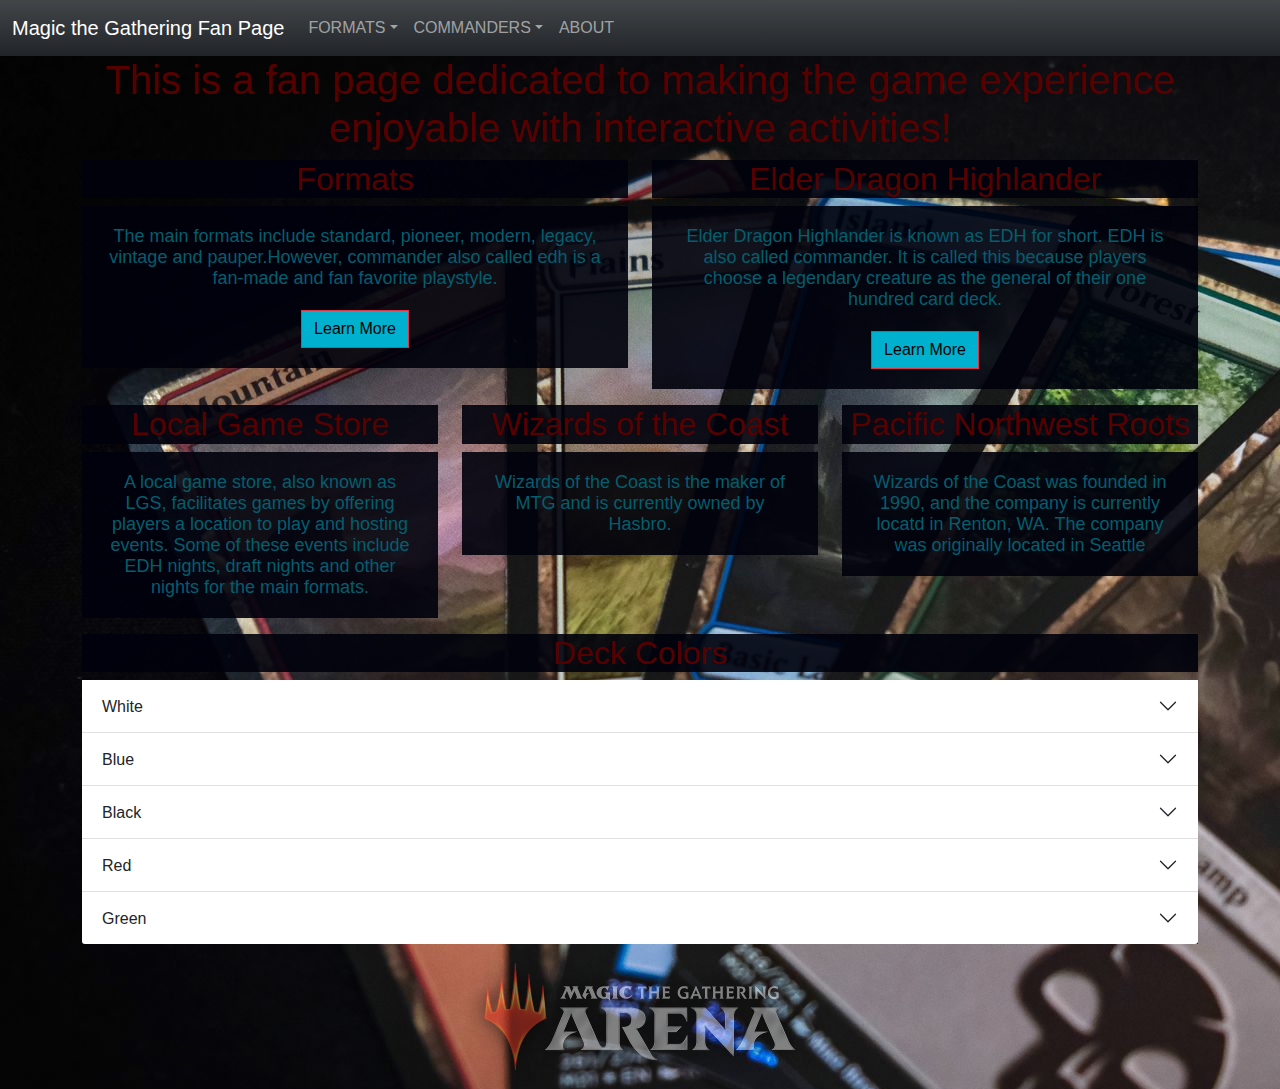
<file: index.html>
<!DOCTYPE html>
<html lang="en">

<head>
	<link rel="stylesheet" href="css/bootstrap.css">
	<meta charset="utf-8">
	<meta name="viewport" content="width=device-width">
	<title>CS50B Week08</title>
	<!--CSS Link-->
	<!--CSS Link-->
	<link rel="stylesheet" href="https://cdn.jsdelivr.net/npm/bootstrap-icons@1.5.0/font/bootstrap-icons.css">
	<link href="style.css" rel="stylesheet">
</head>

<body>

<!-- this is the bootstrap nav bar set to fluid-->
<nav class="navbar navbar-expand-lg navbar-dark bg-dark bg-gradient">
	<div class="container-fluid">
	  <a class="navbar-brand" href="index.html">Magic the Gathering Fan Page</a>
			<button class="navbar-toggler" type="button" data-bs-toggle="collapse" data-bs-target="#navbarSupportedContent" aria-controls="navbarSupportedContent" aria-expanded="false" aria-label="Toggle navigation">
        <span class="navbar-toggler-icon"></span>
      </button>
    <div class="collapse navbar-collapse" id="navbarSupportedContent">
      <ul class="navbar-nav me-auto mb-2 mb-lg-0">
        <li class="nav-item dropdown">
          <a class="nav-link dropdown-toggle" href="#" id="navbarDropdown" role="button" data-bs-toggle="dropdown" aria-expanded="false">FORMATS</a>
          <ul class="dropdown-menu" aria-labelledby="navbarDropdown">
            <li><a class="dropdown-item" href="formats.html">INFO</a></li>
            <li><a class="dropdown-item" href="edh.html">ELDER DRAGON HIGHLANDER</a></li>
            <li><a class="dropdown-item" href="standard.html">STANDARD</a></li>
          </ul>
        <li class="nav-item dropdown">
          <a class="nav-link dropdown-toggle" href="#" id="navbarDropdown2" role="button" data-bs-toggle="dropdown" aria-expanded="false">COMMANDERS</a>
          <ul class="dropdown-menu" aria-labelledby="navbarDropdown">
            <li><a class="dropdown-item" href="catlist.html">LIST</a></li>
            <li><a class="dropdown-item" href="atraxa.html">ATRAXA</a></li>
            <li><a class="dropdown-item" href="breya.html">BREYA</a></li>
            <li><a class="dropdown-item" href="korvold.html">KORVOLD</a></li>
            <li><a class="dropdown-item" href="teferi.html">TEFERI</a></li>
          </ul>
        <li class="nav-item">
          <a class="nav-link" href="about.html">ABOUT</a>
        </li>
        </ul>
    </div>
  </div>
</nav>

<div class="container">
    <div class="row">
        <div class="col-12">
          <h1>This is a fan page dedicated to making the game experience enjoyable with interactive activities!</h1>
        </div>
        <div class="col-md-6">
          <h2>Formats</h2>
          <p>The main formats include standard, pioneer, modern, legacy, vintage and pauper.However, commander also called edh is a fan-made and fan favorite playstyle.<br><br>
          <a href="/formats.html" class="btn btn-outline-danger">Learn More</a>
          </p>
        </div>
        <div class="col-md-6">
          <h2>Elder Dragon Highlander</h2>
          <p>Elder Dragon Highlander is known as EDH for short. EDH is also called commander. It is called this because players choose a legendary creature as the general of their one hundred card deck.
          <br><br>
            <a class="btn btn-outline-danger" href="/edh.html">Learn More</a>
            </p>
        </div>
        <div class="col-12 col-lg-4">
          <h2>Local Game Store</h2>
          <p>A local game store, also known as LGS, facilitates games by offering players a location to play and hosting events. Some of these events include EDH nights, draft nights and other nights for the main formats.</p>
        </div>
        <div class="col-md-6 col-lg-4">
          <h2>Wizards of the Coast</h2>
          <p>Wizards of the Coast is the maker of MTG and is currently owned by Hasbro.</p>
        </div>
        <div class="col-md-6 col-lg-4">
          <h2>Pacific Northwest Roots</h2>
          <p>Wizards of the Coast was founded in 1990, and the company is currently locatd in Renton, WA. The company was originally located in Seattle</p>
        </div>
        <div class="col-12">
          <h2>Deck Colors</h2>
          <div class="accordion accordion-flush" id="accordionColor">
            <div class="accordion-item">
              <h2 class="accordion-header" id="flush-headingOne">
                <button class="accordion-button collapsed" type="button" data-bs-toggle="collapse" data-bs-target="#flush-collapseOne" aria-expanded="false" aria-controls="flush-collapseOne">
                  White
                </button>
              </h2>
              <div id="flush-collapseOne" class="accordion-collapse collapse" aria-labelledby="flush-headingOne" data-bs-parent="#accordionFlushExample">
                <div class="accordion-body">White is one of the five colors of mana in Magic. It is drawn from the plains and embodies the principles of morality and order. The mana symbol for White is represented by a sun. On the color pie, it is allied with green and blue, and is enemies with black and red. White seeks peace through structure.</div>
              </div>
            </div>
            <div class="accordion-item">
              <h2 class="accordion-header" id="flush-headingTwo">
                <button class="accordion-button collapsed" type="button" data-bs-toggle="collapse" data-bs-target="#flush-collapseTwo" aria-expanded="false" aria-controls="flush-collapseTwo">
                  Blue
                </button>
              </h2>
              <div id="flush-collapseTwo" class="accordion-collapse collapse" aria-labelledby="flush-headingTwo" data-bs-parent="#accordionFlushExample">
                <div class="accordion-body">Blue is one of the five colors of mana in Magic. It is drawn from islands and embodies the concepts of logic and technology and seeks perfection through knowledge. The mana symbol for Blue is a drop of water. On the color pie, it is allied with white and black and is the enemy of red and green. For a time, Blue was the dominant color and R&D was forced to change its approach to the color in order to bring it in line with the strength of the other colors.</div>
              </div>
            </div>
            <div class="accordion-item">
              <h2 class="accordion-header" id="flush-headingThree">
                <button class="accordion-button collapsed" type="button" data-bs-toggle="collapse" data-bs-target="#flush-collapseThree" aria-expanded="false" aria-controls="flush-collapseThree">
                  Black
                </button>
              </h2>
              <div id="flush-collapseThree" class="accordion-collapse collapse" aria-labelledby="flush-headingThree" data-bs-parent="#accordionFlushExample">
                <div class="accordion-body">Black is one of the five colors of mana in Magic. It is drawn from the power of swamps and embodies the principles of parasitism and amorality (though not necessarily immorality). The mana symbol for Black is represented by a skull. On the color pie, it is the ally of blue and red, and the enemy of white and green. Black seeks power through ruthlessness or opportunity.</div>
              </div>
            </div>
            <div class="accordion-item">
              <h2 class="accordion-header" id="flush-headingFour">
                <button class="accordion-button collapsed" type="button" data-bs-toggle="collapse" data-bs-target="#flush-collapseThree" aria-expanded="false" aria-controls="flush-collapseFour">
                  Red
                </button>
              </h2>
              <div id="flush-collapseFour" class="accordion-collapse collapse" aria-labelledby="flush-headingFour" data-bs-parent="#accordionFlushExample">
                <div class="accordion-body">Red is one of the five colors of mana in Magic. It is drawn from the mountains and embodies the principles of impulse and chaos. The mana symbol for Red is represented by a fireball. On the color pie, it is allied with black and green, and is enemies with white and blue. Red seeks freedom through action</div>
              </div>
            </div>
            <div class="accordion-item">
              <h2 class="accordion-header" id="flush-headingFive">
                <button class="accordion-button collapsed" type="button" data-bs-toggle="collapse" data-bs-target="#flush-collapseFive" aria-expanded="false" aria-controls="flush-collapseFive">
                  Green
                </button>
              </h2>
              <div id="flush-collapseFive" class="accordion-collapse collapse" aria-labelledby="flush-headingFive" data-bs-parent="#accordionFlushExample">
                <div class="accordion-body">Green is one of the five colors of mana in Magic. It is drawn from the power of forests and embodies the principles of instinct and interdependence. The mana symbol for Green is represented by a tree. On the Color Pie, it is the ally of white and red, and the enemy of blue and black. Green seeks growth through acceptance, though it has also previously been described as seeking harmony or acceptance through growth, or growth through wisdom.</div>
              </div>
            </div>
          </div>
        </div>
    </div>
</div>

 <div class="container-fluid">
 <footer>
      <img src="/img/mtgarenalogo.png" alt="MTG">
  </footer>
</div>
  

<script src ="js/bootstrap.js">
</script>

</body>

</html>
</file>
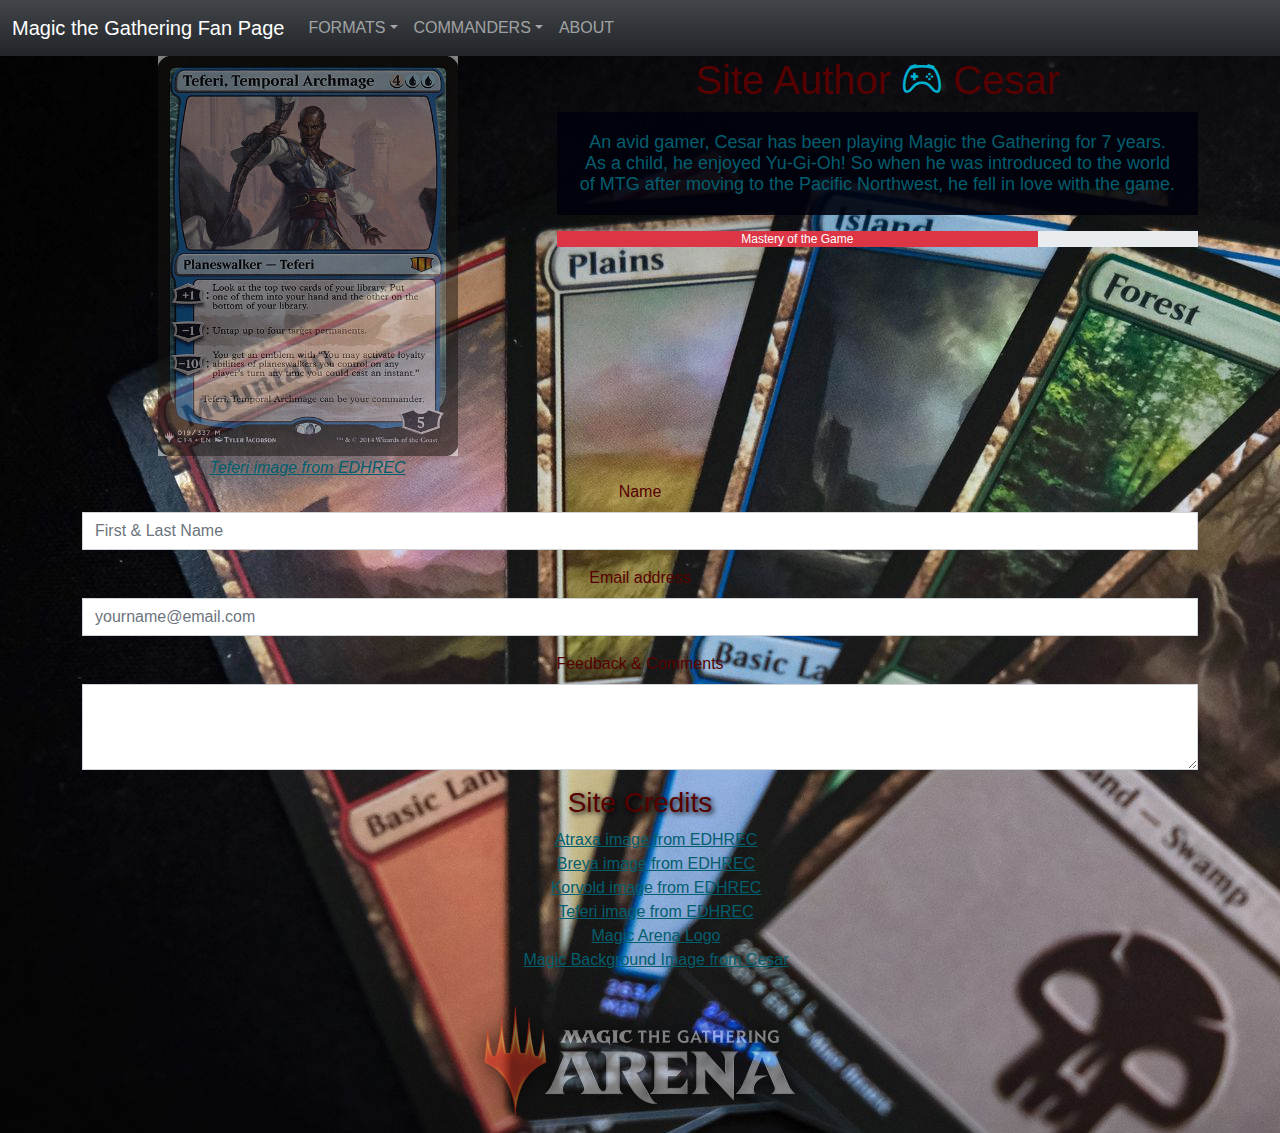
<file: about.html>
<!DOCTYPE html>
<html lang="en">

<head>
<link rel="stylesheet" href = "css/bootstrap.css">
	<meta charset="utf-8">
	<meta name="viewport" content="width=device-width">
	<title>CS50B Week05</title>
	<!--CSS Link-->
	<link rel="stylesheet" href="https://cdn.jsdelivr.net/npm/bootstrap-icons@1.5.0/font/bootstrap-icons.css">
  <link href="style.css" rel="stylesheet">
	<style>
	</style>
</head>

<body>

<!-- this is the bootstrap nav bar set to fluid-->
<nav class="navbar navbar-expand-lg navbar-dark bg-dark bg-gradient">
	<div class="container-fluid">
	  <a class="navbar-brand" href="index.html">Magic the Gathering Fan Page</a>
			<button class="navbar-toggler" type="button" data-bs-toggle="collapse" data-bs-target="#navbarSupportedContent" aria-controls="navbarSupportedContent" aria-expanded="false" aria-label="Toggle navigation">
        <span class="navbar-toggler-icon"></span>
      </button>
    <div class="collapse navbar-collapse" id="navbarSupportedContent">
      <ul class="navbar-nav me-auto mb-2 mb-lg-0">
        <li class="nav-item dropdown">
          <a class="nav-link dropdown-toggle" href="#" id="navbarDropdown" role="button" data-bs-toggle="dropdown" aria-expanded="false">FORMATS</a>
          <ul class="dropdown-menu" aria-labelledby="navbarDropdown">
            <li><a class="dropdown-item" href="formats.html">INFO</a></li>
            <li><a class="dropdown-item" href="edh.html">ELDER DRAGON HIGHLANDER</a></li>
            <li><a class="dropdown-item" href="standard.html">STANDARD</a></li>
          </ul>
        <li class="nav-item dropdown">
          <a class="nav-link dropdown-toggle" href="#" id="navbarDropdown2" role="button" data-bs-toggle="dropdown" aria-expanded="false">COMMANDERS</a>
          <ul class="dropdown-menu" aria-labelledby="navbarDropdown">
            <li><a class="dropdown-item" href="catlist.html">LIST</a></li>
            <li><a class="dropdown-item" href="atraxa.html">ATRAXA</a></li>
            <li><a class="dropdown-item" href="breya.html">BREYA</a></li>
            <li><a class="dropdown-item" href="korvold.html">KORVOLD</a></li>
            <li><a class="dropdown-item" href="teferi.html">TEFERI</a></li>
          </ul>
        <li class="nav-item">
          <a class="nav-link" href="about.html">ABOUT</a>
        </li>
        </ul>
    </div>
  </div>
</nav>

<div class="container">
    <div class="row">
        <div class="col-md-5">
           <img class="teferiimg" src="/img/teferi.jpg" alt="Teferi" width="300" height="400"><br><cite><a href="https://edhrec.com/commanders/teferi-temporal-archmage">Teferi image from EDHREC</a></cite>
        </div>
        <div class="col-md-7">
          <h1>Site Author <i class="bi bi-controller"> </i>Cesar</h1>
          <p>An avid gamer, Cesar has been playing Magic the Gathering for 7 years. As a child, he enjoyed Yu-Gi-Oh! So when he was introduced to the world of MTG after moving to the Pacific Northwest, he fell in love with the game.</p>
          <div class="progress">
            <div class="progress-bar bg-danger" role="progressbar" style="width: 75%;" aria-valuenow="75" aria-valuemin="0" aria-valuemax="100">Mastery of the Game</div>
          </div>
        </div>
          <div class="mb-3">
            <label for="aboutFormControlInput1" class="form-label">Name</label>
            <input type="text" class="form-control" id="aboutFormControlInput1" placeholder="First & Last Name">
          </div> 
          <div class="mb-3">
            <label for="aboutFormControlInput2" class="form-label">Email address</label>
            <input type="email" class="form-control" id="aboutFormControlInput2" placeholder="yourname@email.com">
          </div>
          <div class="mb-3">
            <label for="aboutFormControlTextarea3" class="form-label">Feedback & Comments</label>
            <textarea class="form-control" id="aboutFormControlTextarea3" rows="3"></textarea>
          </div>
        <div class="col-md-12">
          <h3>Site Credits</h3>
          <ul style="list-style-type:none;">
            <li><a href="https://edhrec.com/commanders/atraxa-praetors-voice">Atraxa image from EDHREC</a></li>
            <li><a href="https://edhrec.com/commanders/breya-etherium-shaper">Breya image from EDHREC</a></li>
            <li><a href="https://edhrec.com/commanders/korvold-fae-cursed-king">Korvold image from EDHREC</a></li>
            <li><a href="https://edhrec.com/commanders/teferi-temporal-archmage">Teferi image from EDHREC</a></li>
            <li><a href="https://magic.wizards.com/en/mtgarena">Magic Arena Logo</a></li>
            <li><a href="#" data-toggle="tooltip" title="Taken on iPhone 12 Pro">Magic Background Image from Cesar</a></li>
          </ul>
        </div>
    </div>
</div>

 <div class="container-fluid">
 <footer>
      <img src="/img/mtgarenalogo.png" alt="MTG">
  </footer>
</div>


<script src ="js/bootstrap.js">
</script>

</body>

</html>
</file>
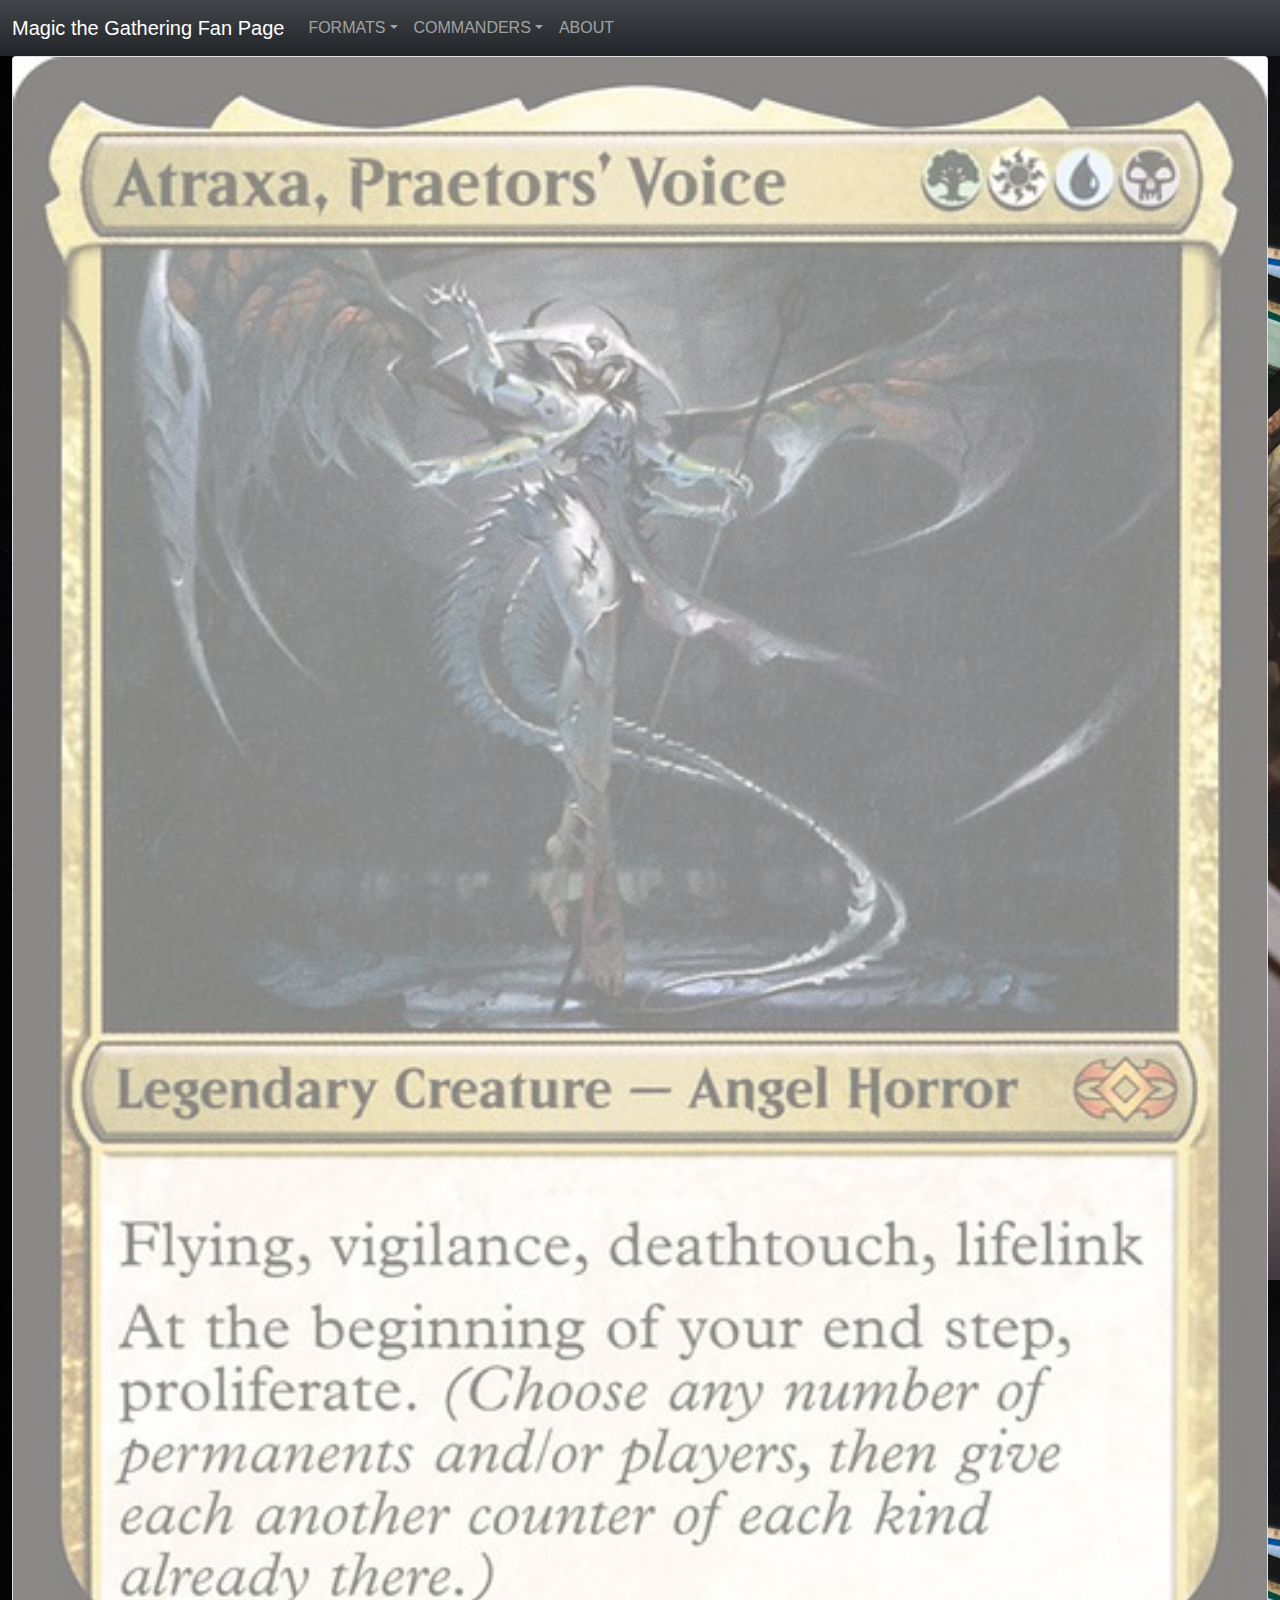
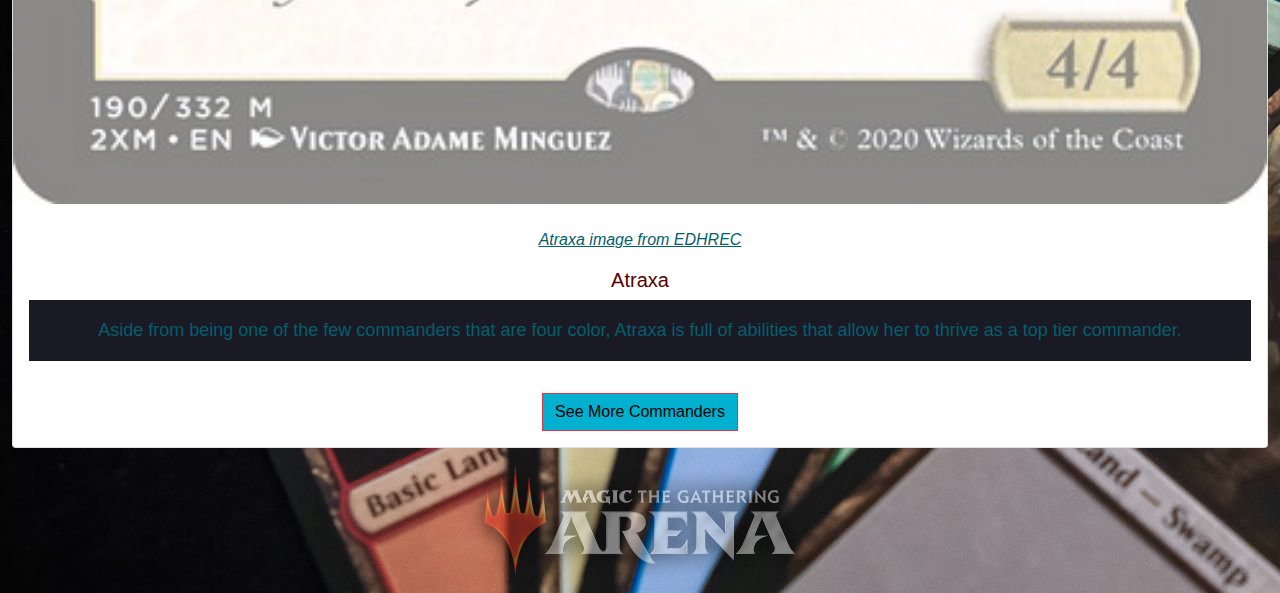
<file: atraxa.html>
<!DOCTYPE html>
<html lang="en">

<head>
<link rel="stylesheet" href = "css/bootstrap.css">

	<meta charset="utf-8">

	<meta name="viewport" content="width=device-width">

	<title>CS50B Week05</title>

	<!--CSS Link-->
	<link href="style.css" rel="stylesheet">

	<style>
	</style>
</head>

<body>

<!-- this is the bootstrap nav bar set to fluid-->
<nav class="navbar navbar-expand-lg navbar-dark bg-dark bg-gradient">
	<div class="container-fluid">
	  <a class="navbar-brand" href="index.html">Magic the Gathering Fan Page</a>
			<button class="navbar-toggler" type="button" data-bs-toggle="collapse" data-bs-target="#navbarSupportedContent" aria-controls="navbarSupportedContent" aria-expanded="false" aria-label="Toggle navigation">
        <span class="navbar-toggler-icon"></span>
      </button>
    <div class="collapse navbar-collapse" id="navbarSupportedContent">
      <ul class="navbar-nav me-auto mb-2 mb-lg-0">
        <li class="nav-item dropdown">
          <a class="nav-link dropdown-toggle" href="#" id="navbarDropdown" role="button" data-bs-toggle="dropdown" aria-expanded="false">FORMATS</a>
          <ul class="dropdown-menu" aria-labelledby="navbarDropdown">
            <li><a class="dropdown-item" href="formats.html">INFO</a></li>
            <li><a class="dropdown-item" href="edh.html">ELDER DRAGON HIGHLANDER</a></li>
            <li><a class="dropdown-item" href="standard.html">STANDARD</a></li>
          </ul>
        <li class="nav-item dropdown">
          <a class="nav-link dropdown-toggle" href="#" id="navbarDropdown2" role="button" data-bs-toggle="dropdown" aria-expanded="false">COMMANDERS</a>
          <ul class="dropdown-menu" aria-labelledby="navbarDropdown">
            <li><a class="dropdown-item" href="catlist.html">LIST</a></li>
            <li><a class="dropdown-item" href="atraxa.html">ATRAXA</a></li>
            <li><a class="dropdown-item" href="breya.html">BREYA</a></li>
            <li><a class="dropdown-item" href="korvold.html">KORVOLD</a></li>
            <li><a class="dropdown-item" href="teferi.html">TEFERI</a></li>
          </ul>
        <li class="nav-item">
          <a class="nav-link" href="about.html">ABOUT</a>
        </li>
        </ul>
    </div>
  </div>
</nav>

<div class="container-fluid">
  <div class="row">
    <div class="col-12">
      <div class="card">
        <img class="img-fluid" src="/img/atraxa.jpg" alt="Atraxa"><cite><br><a href="https://edhrec.com/commanders/atraxa-praetors-voice">Atraxa image from EDHREC</a></cite>
        <div class="card-body">
          <h5 class="card-title">Atraxa</h5>
          <p class="card-text">Aside from being one of the few commanders that are four color, Atraxa is full of abilities that allow her to thrive as a top tier commander.</p>
        </div>
        <div class="card-body">
          <a href="/catlist.html" class="btn btn-outline-danger">See More Commanders</a>
        </div>
      </div>
    </div>
  </div>
</div>
 <div class="container-fluid">
 <footer>
      <img src="/img/mtgarenalogo.png" alt="MTG">
  </footer>
</div>

<script src ="js/bootstrap.js">
</script>

</body>

</html>
</file>
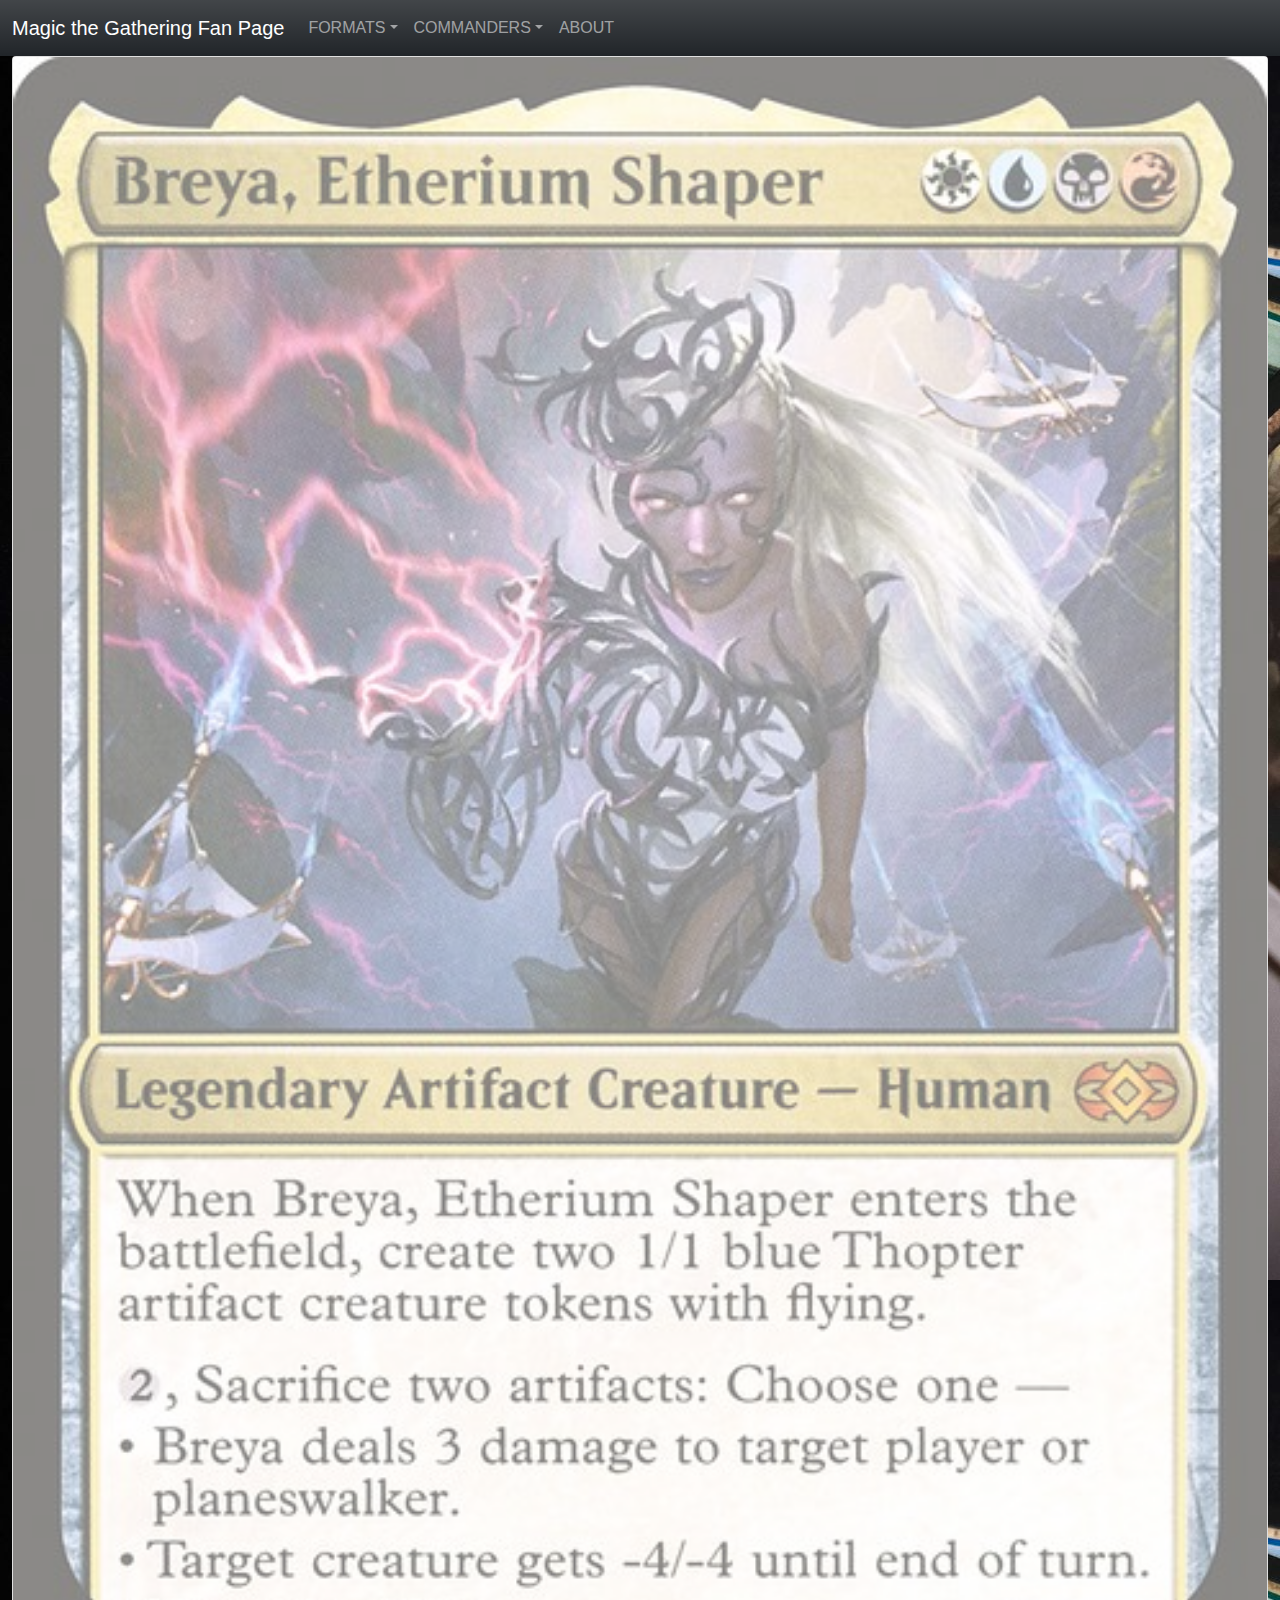
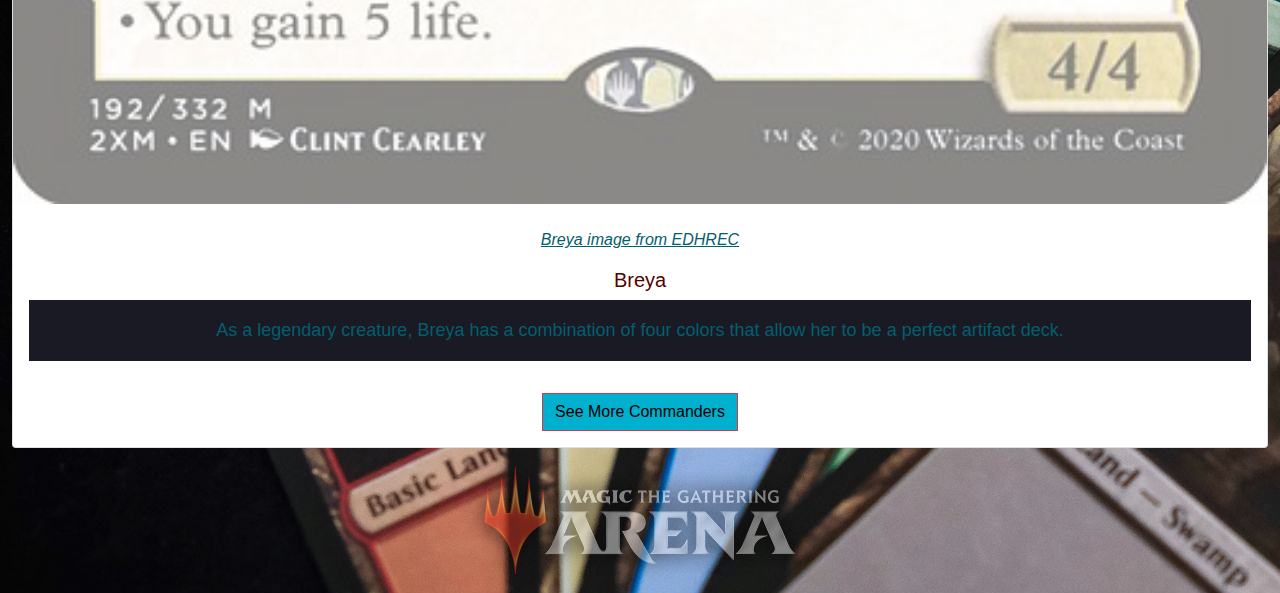
<file: breya.html>
<!DOCTYPE html>
<html lang="en">

<head>
<link rel="stylesheet" href = "css/bootstrap.css">

	<meta charset="utf-8">

	<meta name="viewport" content="width=device-width">

	<title>CS50B Week05</title>

	<!--CSS Link-->
	<link href="style.css" rel="stylesheet">

	<style>
	</style>
</head>

<body>

<!-- this is the bootstrap nav bar set to fluid-->
<nav class="navbar navbar-expand-lg navbar-dark bg-dark bg-gradient">
	<div class="container-fluid">
	  <a class="navbar-brand" href="index.html">Magic the Gathering Fan Page</a>
			<button class="navbar-toggler" type="button" data-bs-toggle="collapse" data-bs-target="#navbarSupportedContent" aria-controls="navbarSupportedContent" aria-expanded="false" aria-label="Toggle navigation">
        <span class="navbar-toggler-icon"></span>
      </button>
    <div class="collapse navbar-collapse" id="navbarSupportedContent">
      <ul class="navbar-nav me-auto mb-2 mb-lg-0">
        <li class="nav-item dropdown">
          <a class="nav-link dropdown-toggle" href="#" id="navbarDropdown" role="button" data-bs-toggle="dropdown" aria-expanded="false">FORMATS</a>
          <ul class="dropdown-menu" aria-labelledby="navbarDropdown">
            <li><a class="dropdown-item" href="formats.html">INFO</a></li>
            <li><a class="dropdown-item" href="edh.html">ELDER DRAGON HIGHLANDER</a></li>
            <li><a class="dropdown-item" href="standard.html">STANDARD</a></li>
          </ul>
        <li class="nav-item dropdown">
          <a class="nav-link dropdown-toggle" href="#" id="navbarDropdown2" role="button" data-bs-toggle="dropdown" aria-expanded="false">COMMANDERS</a>
          <ul class="dropdown-menu" aria-labelledby="navbarDropdown">
            <li><a class="dropdown-item" href="catlist.html">LIST</a></li>
            <li><a class="dropdown-item" href="atraxa.html">ATRAXA</a></li>
            <li><a class="dropdown-item" href="breya.html">BREYA</a></li>
            <li><a class="dropdown-item" href="korvold.html">KORVOLD</a></li>
            <li><a class="dropdown-item" href="teferi.html">TEFERI</a></li>
          </ul>
        <li class="nav-item">
          <a class="nav-link" href="about.html">ABOUT</a>
        </li>
        </ul>
    </div>
  </div>
</nav>

<div class="container-fluid">
  <div class="row">
    <div class="col-12">
      <div class="card">
        <img class="img-fluid" src="/img/breya.jpg" alt="Breya"><cite><br><a href="https://edhrec.com/commanders/breya-etherium-shaper">Breya image from EDHREC</a></cite>
        <div class="card-body">
          <h5 class="card-title">Breya</h5>
          <p class="card-text">As a legendary creature, Breya has a combination of four colors that allow her to be a perfect artifact deck.</p>
        </div>
        <div class="card-body">
          <a href="/catlist.html" class="btn btn-outline-danger">See More Commanders</a>
        </div>
      </div>
    </div>
  </div>
</div>
 <div class="container-fluid">
 <footer>
      <img src="/img/mtgarenalogo.png" alt="MTG">
  </footer>
</div>

<script src ="js/bootstrap.js">
</script>

</body>

</html>
</file>
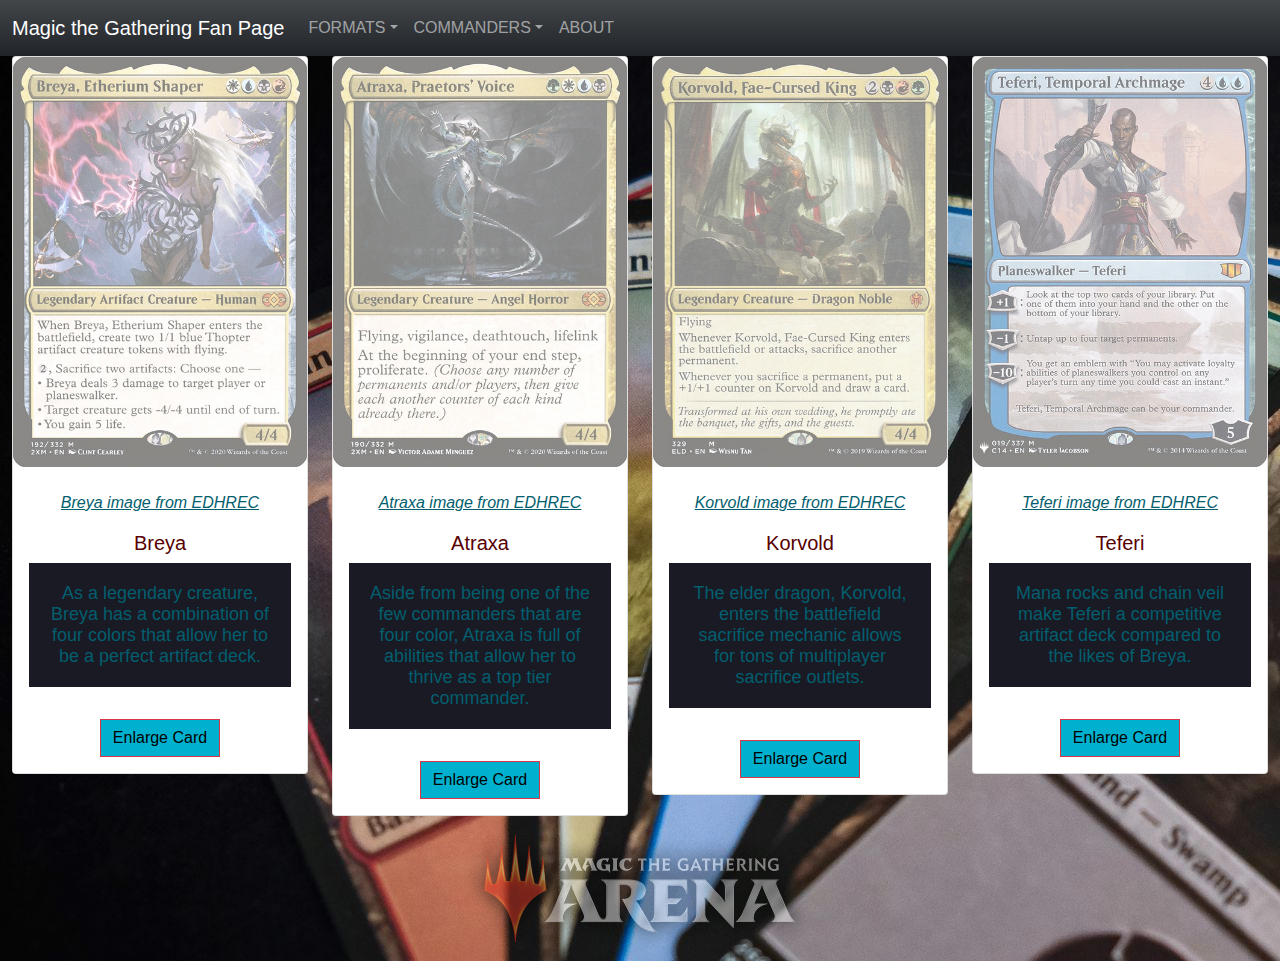
<file: catlist.html>
<!DOCTYPE html>
<html lang="en">

<head>
<link rel="stylesheet" href = "css/bootstrap.css">

	<meta charset="utf-8">

	<meta name="viewport" content="width=device-width">

	<title>CS50B Week08</title>

	<!--CSS Link-->
	<link href="style.css" rel="stylesheet">

	<style>
	</style>
</head>

<body>

<!-- this is the bootstrap nav bar set to fluid-->
<nav class="navbar navbar-expand-lg navbar-dark bg-dark bg-gradient">
	<div class="container-fluid">
	  <a class="navbar-brand" href="index.html">Magic the Gathering Fan Page</a>
			<button class="navbar-toggler" type="button" data-bs-toggle="collapse" data-bs-target="#navbarSupportedContent" aria-controls="navbarSupportedContent" aria-expanded="false" aria-label="Toggle navigation">
        <span class="navbar-toggler-icon"></span>
      </button>
    <div class="collapse navbar-collapse" id="navbarSupportedContent">
      <ul class="navbar-nav me-auto mb-2 mb-lg-0">
        <li class="nav-item dropdown">
          <a class="nav-link dropdown-toggle" href="#" id="navbarDropdown" role="button" data-bs-toggle="dropdown" aria-expanded="false">FORMATS</a>
          <ul class="dropdown-menu" aria-labelledby="navbarDropdown">
            <li><a class="dropdown-item" href="formats.html">INFO</a></li>
            <li><a class="dropdown-item" href="edh.html">ELDER DRAGON HIGHLANDER</a></li>
            <li><a class="dropdown-item" href="standard.html">STANDARD</a></li>
          </ul>
        <li class="nav-item dropdown">
          <a class="nav-link dropdown-toggle" href="#" id="navbarDropdown2" role="button" data-bs-toggle="dropdown" aria-expanded="false">COMMANDERS</a>
          <ul class="dropdown-menu" aria-labelledby="navbarDropdown">
            <li><a class="dropdown-item" href="catlist.html">LIST</a></li>
            <li><a class="dropdown-item" href="atraxa.html">ATRAXA</a></li>
            <li><a class="dropdown-item" href="breya.html">BREYA</a></li>
            <li><a class="dropdown-item" href="korvold.html">KORVOLD</a></li>
            <li><a class="dropdown-item" href="teferi.html">TEFERI</a></li>
          </ul>
        <li class="nav-item">
          <a class="nav-link" href="about.html">ABOUT</a>
        </li>
        </ul>
    </div>
  </div>
</nav>

<div class="container-fluid">
  <div class="row">
    <div class="col-sm-6 col-md-4 col-lg-3">
      <div class="card">
        <img class="img-fluid" src="/img/breya.jpg" alt="Breya"><cite><br><a href="https://edhrec.com/commanders/breya-etherium-shaper">Breya image from EDHREC</a></cite>
        <div class="card-body">
          <h5 class="card-title">Breya</h5>
          <p class="card-text">As a legendary creature, Breya has a combination of four colors that allow her to be a perfect artifact deck.</p>
        </div>
        <div class="card-body">
          <a href="/breya.html" class="btn btn-outline-danger">Enlarge Card</a>
        </div>
      </div>
    </div>
    <div class="col-sm-6 col-md-4 col-lg-3">
      <div class="card">
        <img class="img-fluid" src="/img/atraxa.jpg" alt="Atraxa"><cite><br><a href="https://edhrec.com/commanders/atraxa-praetors-voice">Atraxa image from EDHREC</a></cite>
        <div class="card-body">
          <h5 class="card-title">Atraxa</h5>
          <p class="card-text">Aside from being one of the few commanders that are four color, Atraxa is full of abilities that allow her to thrive as a top tier commander.</p>
        </div>
        <div class="card-body">
          <a href="/atraxa.html" class="btn btn-outline-danger">Enlarge Card</a>
        </div>
      </div>
    </div>
    <div class="col-sm-6 col-md-4 col-lg-3">
      <div class="card">
        <img class="img-fluid" src="/img/korvold.jpg" alt="Korvold"><cite><br><a href="https://edhrec.com/commanders/korvold-fae-cursed-king">Korvold image from EDHREC</a></cite>
        <div class="card-body">
          <h5 class="card-title">Korvold</h5>
          <p class="card-text">The elder dragon, Korvold, enters the battlefield sacrifice mechanic allows for tons of multiplayer sacrifice outlets.</p>
        </div>
        <div class="card-body">
          <a href="/korvold.html" class="btn btn-outline-danger">Enlarge Card</a>
        </div>
      </div>
    </div>
    <div class="col-sm-6 col-md-4 col-lg-3">
      <div class="card">
        <img class="img-fluid" src="/img/teferi.jpg" alt="Teferi"><cite><br><a href="https://edhrec.com/commanders/teferi-temporal-archmage">Teferi image from EDHREC</a></cite>
        <div class="card-body">
          <h5 class="card-title">Teferi</h5>
          <p class="card-text">Mana rocks and chain veil make Teferi a competitive artifact deck compared to the likes of Breya.</p>
        </div>
        <div class="card-body">
          <a href="/teferi.html" class="btn btn-outline-danger">Enlarge Card</a>
        </div>
      </div>
    </div>
  </div>
</div>

 <div class="container-fluid">
 <footer>
      <img src="/img/mtgarenalogo.png" alt="MTG">
  </footer>
</div>



<script src ="js/bootstrap.js">
</script>

</body>

</html>
</file>
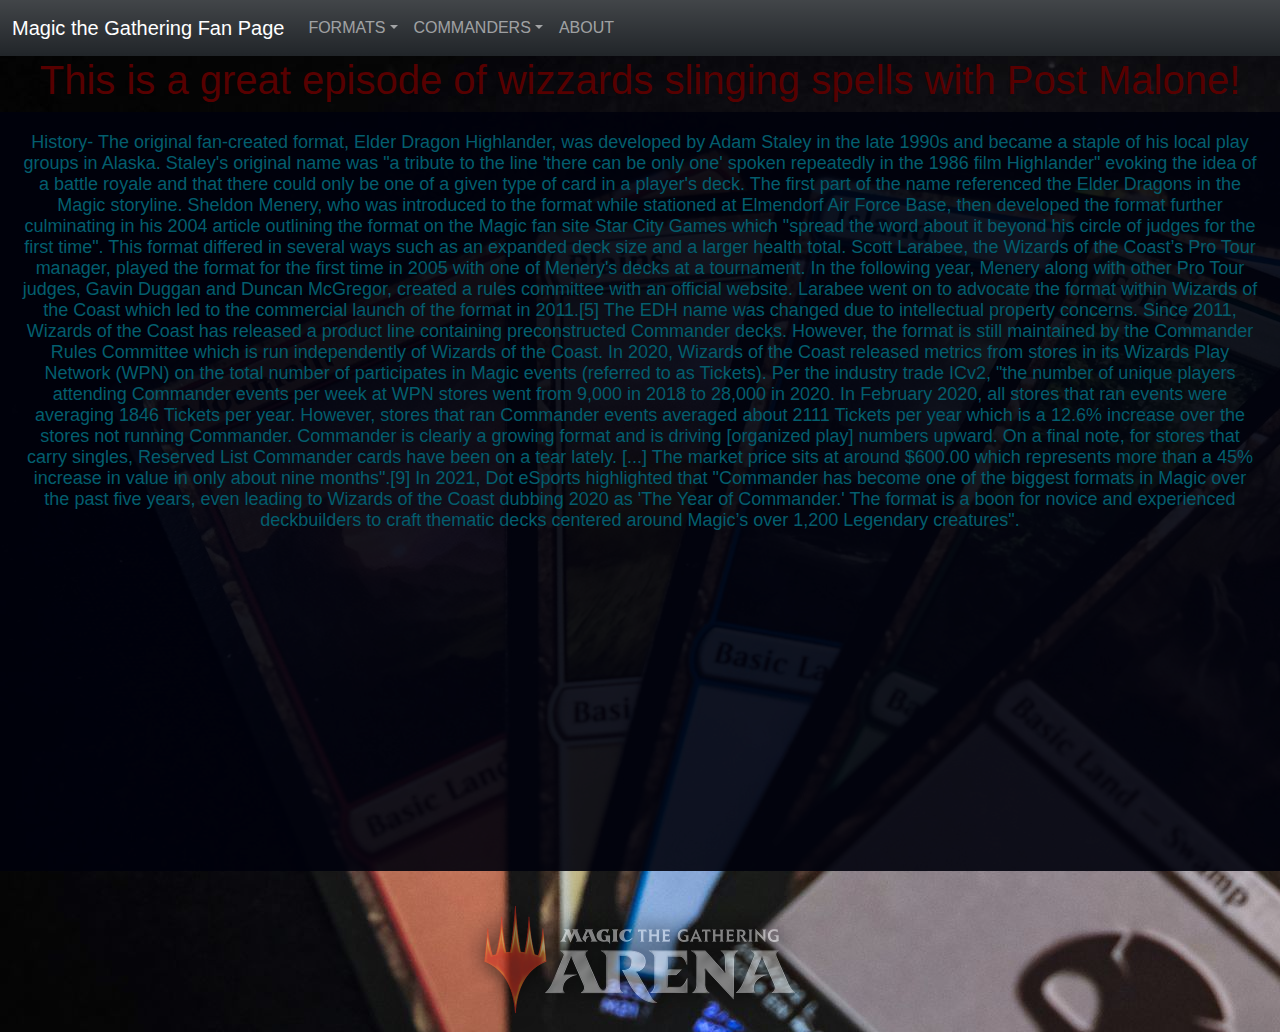
<file: edh.html>
<!DOCTYPE html>
<html lang="en">

<head>
<link rel="stylesheet" href = "css/bootstrap.css">

	<meta charset="utf-8">

	<meta name="viewport" content="width=device-width">

	<title>CS50B Week05</title>

	<!--CSS Link-->
	<link href="style.css" rel="stylesheet">

	<style>
	</style>
</head>

<body>

<!-- this is the bootstrap nav bar set to fluid-->
<nav class="navbar navbar-expand-lg navbar-dark bg-dark bg-gradient">
	<div class="container-fluid">
	  <a class="navbar-brand" href="index.html">Magic the Gathering Fan Page</a>
			<button class="navbar-toggler" type="button" data-bs-toggle="collapse" data-bs-target="#navbarSupportedContent" aria-controls="navbarSupportedContent" aria-expanded="false" aria-label="Toggle navigation">
        <span class="navbar-toggler-icon"></span>
      </button>
    <div class="collapse navbar-collapse" id="navbarSupportedContent">
      <ul class="navbar-nav me-auto mb-2 mb-lg-0">
        <li class="nav-item dropdown">
          <a class="nav-link dropdown-toggle" href="#" id="navbarDropdown" role="button" data-bs-toggle="dropdown" aria-expanded="false">FORMATS</a>
          <ul class="dropdown-menu" aria-labelledby="navbarDropdown">
            <li><a class="dropdown-item" href="formats.html">INFO</a></li>
            <li><a class="dropdown-item" href="edh.html">ELDER DRAGON HIGHLANDER</a></li>
            <li><a class="dropdown-item" href="standard.html">STANDARD</a></li>
          </ul>
        <li class="nav-item dropdown">
          <a class="nav-link dropdown-toggle" href="#" id="navbarDropdown2" role="button" data-bs-toggle="dropdown" aria-expanded="false">COMMANDERS</a>
          <ul class="dropdown-menu" aria-labelledby="navbarDropdown">
            <li><a class="dropdown-item" href="catlist.html">LIST</a></li>
            <li><a class="dropdown-item" href="atraxa.html">ATRAXA</a></li>
            <li><a class="dropdown-item" href="breya.html">BREYA</a></li>
            <li><a class="dropdown-item" href="korvold.html">KORVOLD</a></li>
            <li><a class="dropdown-item" href="teferi.html">TEFERI</a></li>
          </ul>
        <li class="nav-item">
          <a class="nav-link" href="about.html">ABOUT</a>
        </li>
        </ul>
    </div>
  </div>
</nav>

<div class="col-12">
<h1>This is a great episode of wizzards slinging spells with Post Malone!</h1>
<p>History- The original fan-created format, Elder Dragon Highlander, was developed by Adam Staley in the late 1990s and became a staple of his local play groups in Alaska. Staley's original name was "a tribute to the line 'there can be only one' spoken repeatedly in the 1986 film Highlander" evoking the idea of a battle royale and that there could only be one of a given type of card in a player's deck. The first part of the name referenced the Elder Dragons in the Magic storyline. Sheldon Menery, who was introduced to the format while stationed at Elmendorf Air Force Base, then developed the format further culminating in his 2004 article outlining the format on the Magic fan site Star City Games which "spread the word about it beyond his circle of judges for the first time". This format differed in several ways such as an expanded deck size and a larger health total. Scott Larabee, the Wizards of the Coast’s Pro Tour manager, played the format for the first time in 2005 with one of Menery's decks at a tournament. In the following year, Menery along with other Pro Tour judges, Gavin Duggan and Duncan McGregor, created a rules committee with an official website.

Larabee went on to advocate the format within Wizards of the Coast which led to the commercial launch of the format in 2011.[5] The EDH name was changed due to intellectual property concerns. Since 2011, Wizards of the Coast has released a product line containing preconstructed Commander decks. However, the format is still maintained by the Commander Rules Committee which is run independently of Wizards of the Coast. In 2020, Wizards of the Coast released metrics from stores in its Wizards Play Network (WPN) on the total number of participates in Magic events (referred to as Tickets). Per the industry trade ICv2, "the number of unique players attending Commander events per week at WPN stores went from 9,000 in 2018 to 28,000 in 2020. In February 2020, all stores that ran events were averaging 1846 Tickets per year. However, stores that ran Commander events averaged about 2111 Tickets per year which is a 12.6% increase over the stores not running Commander. Commander is clearly a growing format and is driving [organized play] numbers upward. On a final note, for stores that carry singles, Reserved List Commander cards have been on a tear lately. [...] The market price sits at around $600.00 which represents more than a 45% increase in value in only about nine months".[9] In 2021, Dot eSports highlighted that "Commander has become one of the biggest formats in Magic over the past five years, even leading to Wizards of the Coast dubbing 2020 as 'The Year of Commander.' The format is a boon for novice and experienced deckbuilders to craft thematic decks centered around Magic’s over 1,200 Legendary creatures".
  <br>
<iframe width="560" height="315" src="https://www.youtube.com/embed/IVZWdUlml-Q" title="YouTube video player" allow="accelerometer; autoplay; clipboard-write; encrypted-media; gyroscope; picture-in-picture" allowfullscreen></iframe>
</p>
</div>

 <div class="container-fluid">
 <footer>
      <img src="/img/mtgarenalogo.png" alt="MTG">
  </footer>
</div>


<script src ="js/bootstrap.js">
</script>

</body>

</html>
</file>
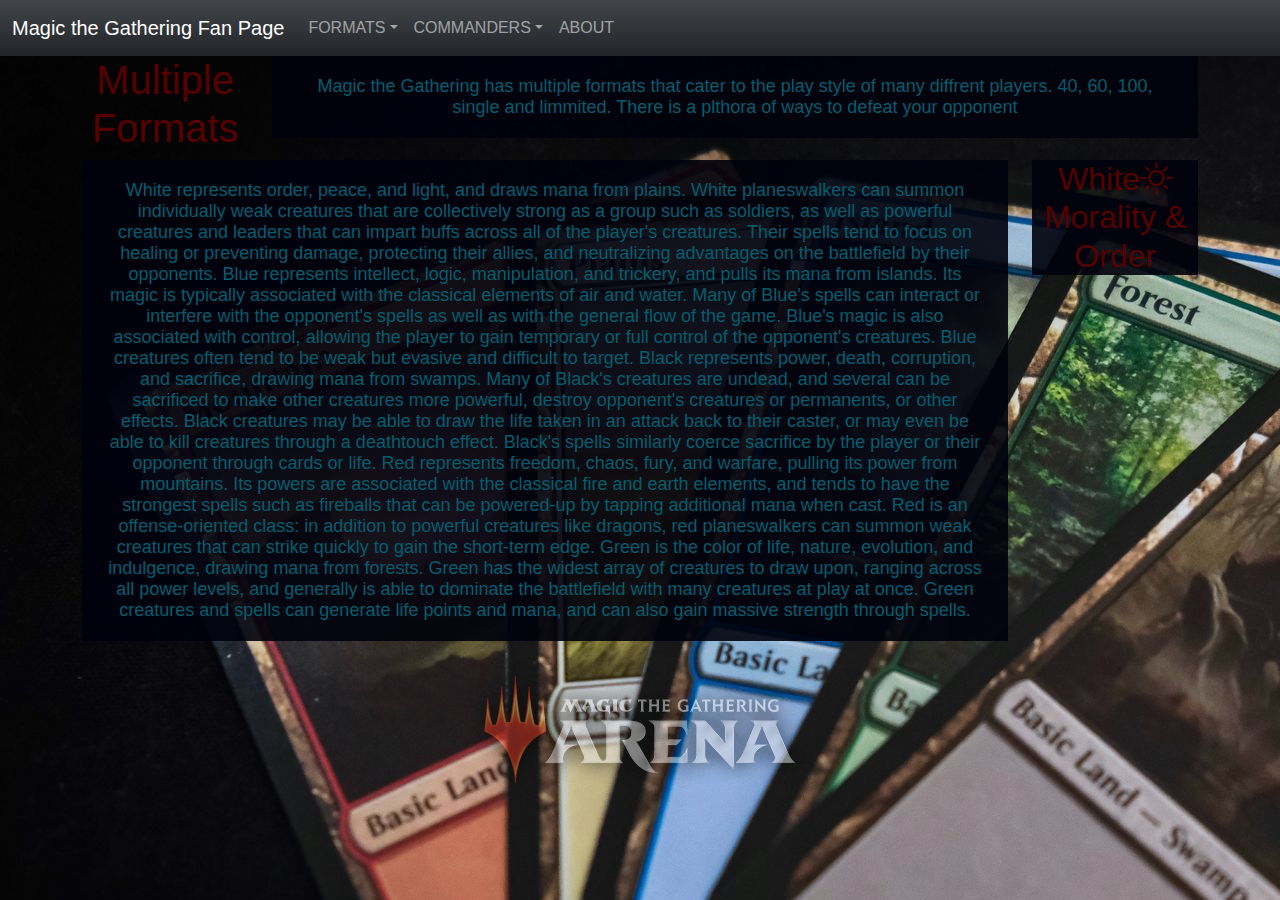
<file: formats.html>
<!DOCTYPE html>
<!-- Students: Please use this week's project for Week 4: Assignment 4: Responsive Navigation. 
     You will need to replace the contents of this HTML file with your own work, 
     and create any other files, if any, required for the assignment.
     When you are done, be certain to submit the assignment in both Repl.it and Canvas to be graded. -->
<html lang="en">

<head>
<link rel="stylesheet" href = "css/bootstrap.css">
	<meta charset="utf-8">
	<meta name="viewport" content="width=device-width">
	<title>CS50B Week05</title>
	<!--CSS Link-->
	<link rel="stylesheet" href="https://cdn.jsdelivr.net/npm/bootstrap-icons@1.5.0/font/bootstrap-icons.css">
  <link href="style.css" rel="stylesheet">
	<style>
	</style>
</head>

<body>

<!-- this is the bootstrap nav bar set to fluid-->
<nav class="navbar navbar-expand-lg navbar-dark bg-dark bg-gradient">
	<div class="container-fluid">
	  <a class="navbar-brand" href="index.html">Magic the Gathering Fan Page</a>
			<button class="navbar-toggler" type="button" data-bs-toggle="collapse" data-bs-target="#navbarSupportedContent" aria-controls="navbarSupportedContent" aria-expanded="false" aria-label="Toggle navigation">
        <span class="navbar-toggler-icon"></span>
      </button>
    <div class="collapse navbar-collapse" id="navbarSupportedContent">
      <ul class="navbar-nav me-auto mb-2 mb-lg-0">
        <li class="nav-item dropdown">
          <a class="nav-link dropdown-toggle" href="#" id="navbarDropdown" role="button" data-bs-toggle="dropdown" aria-expanded="false">FORMATS</a>
          <ul class="dropdown-menu" aria-labelledby="navbarDropdown">
            <li><a class="dropdown-item" href="formats.html">INFO</a></li>
            <li><a class="dropdown-item" href="edh.html">ELDER DRAGON HIGHLANDER</a></li>
            <li><a class="dropdown-item" href="standard.html">STANDARD</a></li>
          </ul>
        <li class="nav-item dropdown">
          <a class="nav-link dropdown-toggle" href="#" id="navbarDropdown2" role="button" data-bs-toggle="dropdown" aria-expanded="false">COMMANDERS</a>
          <ul class="dropdown-menu" aria-labelledby="navbarDropdown">
            <li><a class="dropdown-item" href="catlist.html">LIST</a></li>
            <li><a class="dropdown-item" href="atraxa.html">ATRAXA</a></li>
            <li><a class="dropdown-item" href="breya.html">BREYA</a></li>
            <li><a class="dropdown-item" href="korvold.html">KORVOLD</a></li>
            <li><a class="dropdown-item" href="teferi.html">TEFERI</a></li>
          </ul>
        <li class="nav-item">
          <a class="nav-link" href="about.html">ABOUT</a>
        </li>
        </ul>
    </div>
  </div>
</nav>

<div class="container">
    <div class="row">
        <div class="col-md-2">
          <h1> Multiple Formats</h1>
        </div>
        <div class="col-md-10">
          <p>Magic the Gathering has multiple formats that cater to the play style of many diffrent players. 40, 60, 100, single and limmited. There is a plthora of ways to defeat your opponent</p>
        </div>
        <div class="col-md-10">
          <p>White represents order, peace, and light, and draws mana from plains. White planeswalkers can summon individually weak creatures that are collectively strong as a group such as soldiers, as well as powerful creatures and leaders that can impart buffs across all of the player's creatures. Their spells tend to focus on healing or preventing damage, protecting their allies, and neutralizing advantages on the battlefield by their opponents. Blue represents intellect, logic, manipulation, and trickery, and pulls its mana from islands. Its magic is typically associated with the classical elements of air and water. Many of Blue's spells can interact or interfere with the opponent's spells as well as with the general flow of the game. Blue's magic is also associated with control, allowing the player to gain temporary or full control of the opponent's creatures. Blue creatures often tend to be weak but evasive and difficult to target. Black represents power, death, corruption, and sacrifice, drawing mana from swamps. Many of Black's creatures are undead, and several can be sacrificed to make other creatures more powerful, destroy opponent's creatures or permanents, or other effects. Black creatures may be able to draw the life taken in an attack back to their caster, or may even be able to kill creatures through a deathtouch effect. Black's spells similarly coerce sacrifice by the player or their opponent through cards or life. Red represents freedom, chaos, fury, and warfare, pulling its power from mountains. Its powers are associated with the classical fire and earth elements, and tends to have the strongest spells such as fireballs that can be powered-up by tapping additional mana when cast. Red is an offense-oriented class: in addition to powerful creatures like dragons, red planeswalkers can summon weak creatures that can strike quickly to gain the short-term edge. Green is the color of life, nature, evolution, and indulgence, drawing mana from forests. Green has the widest array of creatures to draw upon, ranging across all power levels, and generally is able to dominate the battlefield with many creatures at play at once. Green creatures and spells can generate life points and mana, and can also gain massive strength through spells.</p>
        </div>
        <div class="col-md-2">
          <h2>White<i class="bi bi-sun"></i>Morality & Order</h2>
        </div>
    </div>
</div>

 <div class="container-fluid">
 <footer>
      <img src="/img/mtgarenalogo.png" alt="MTG">
  </footer>
</div>


<script src ="js/bootstrap.js">
</script>

</body>

</html>
</file>
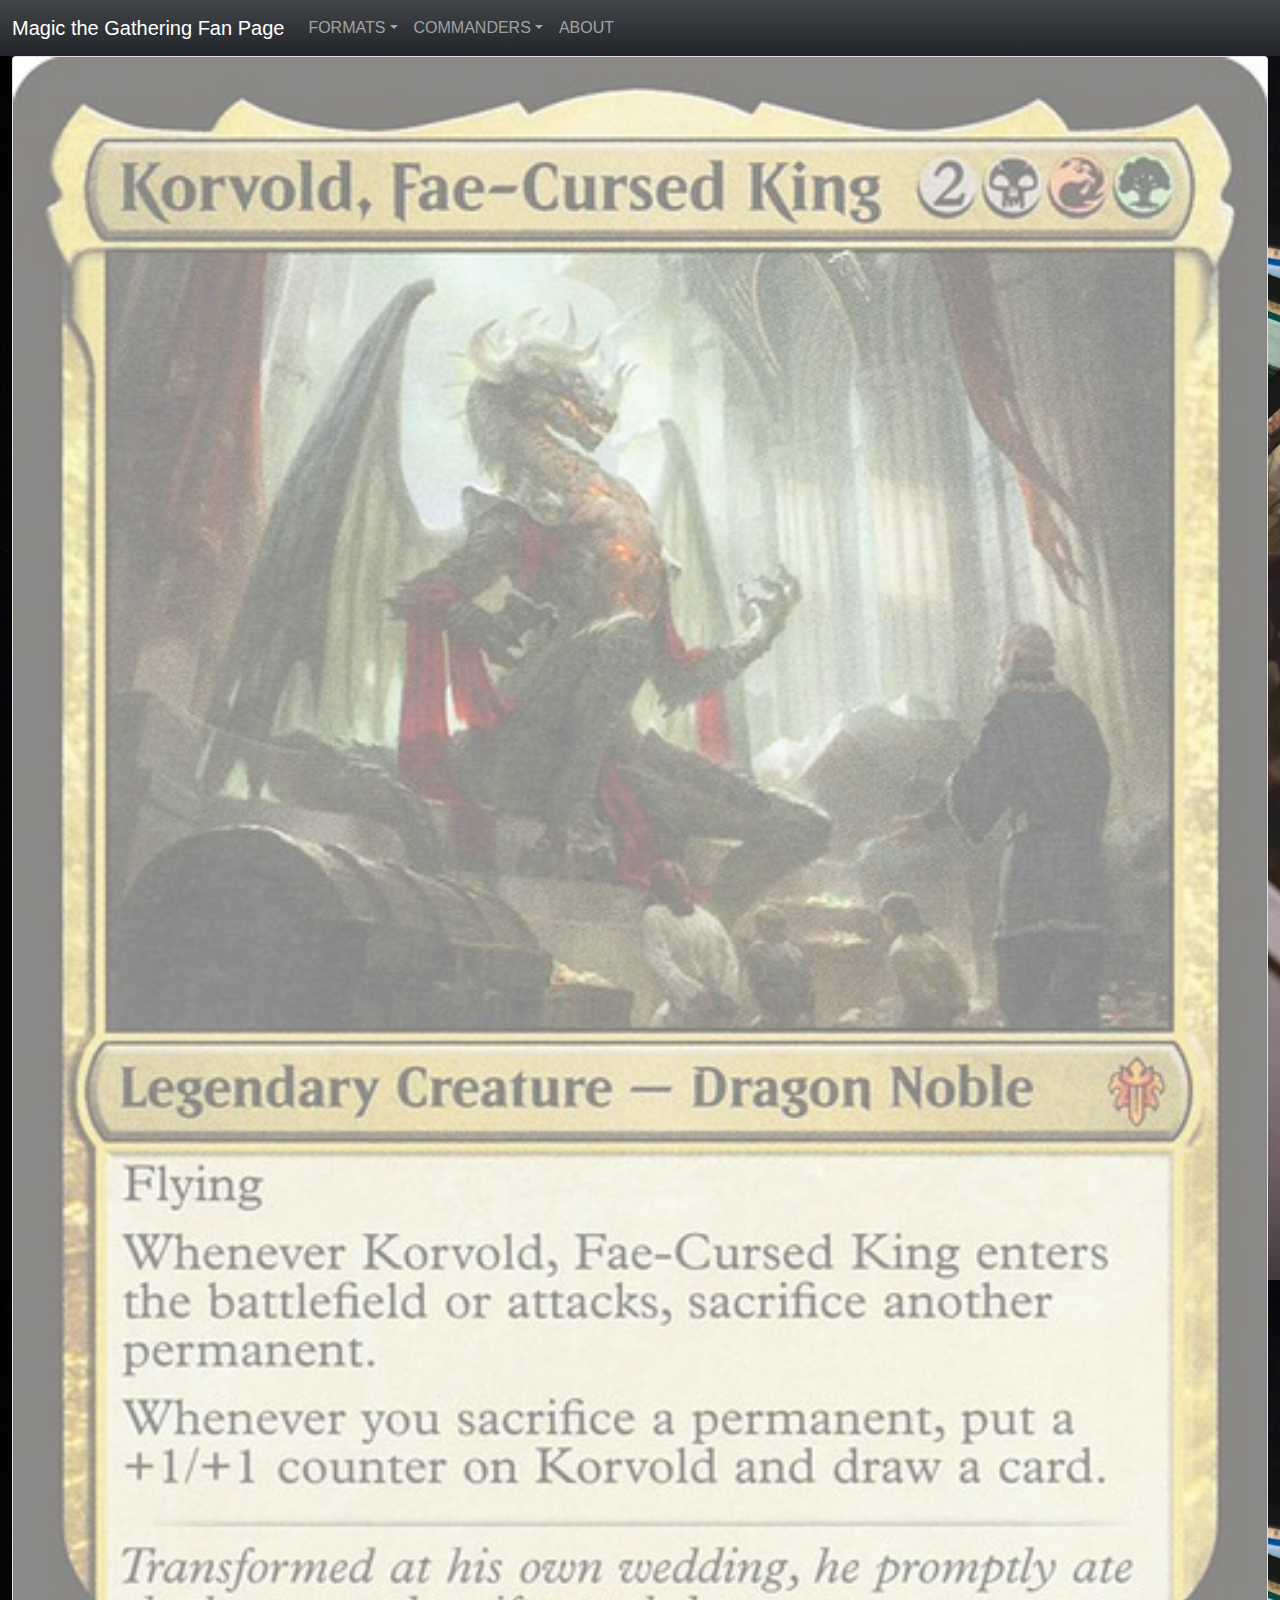
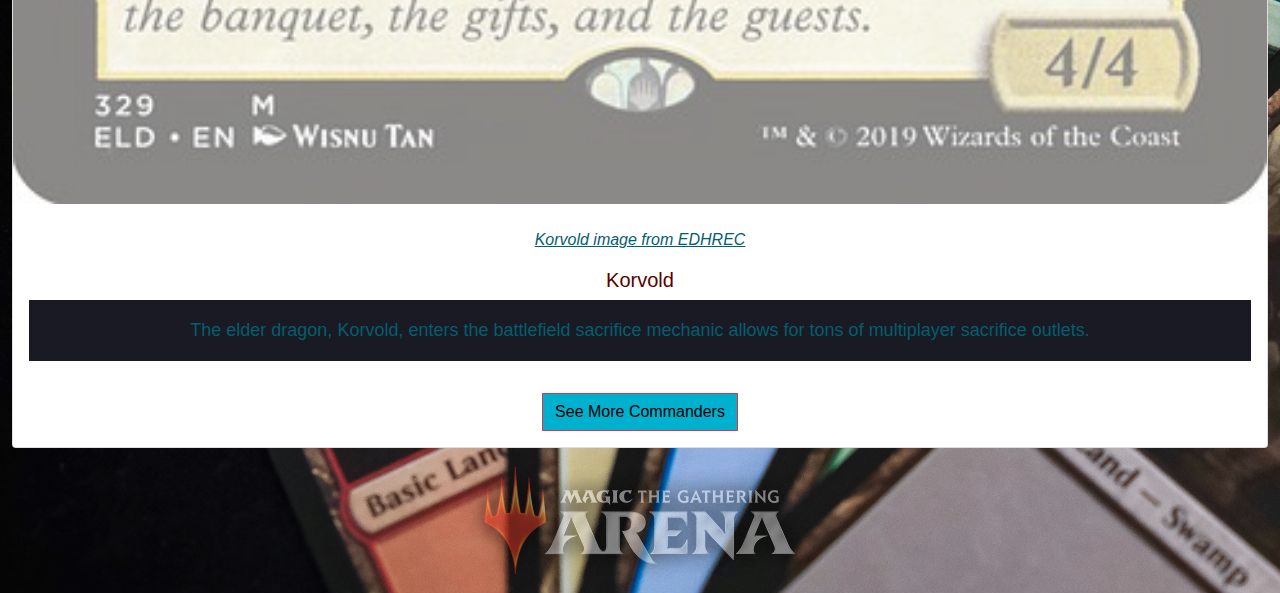
<file: korvold.html>
<!DOCTYPE html>
<html lang="en">

<head>
<link rel="stylesheet" href = "css/bootstrap.css">

	<meta charset="utf-8">

	<meta name="viewport" content="width=device-width">

	<title>CS50B Week08</title>

	<!--CSS Link-->
	<link href="style.css" rel="stylesheet">

	<style>
	</style>
</head>

<body>

<!-- this is the bootstrap nav bar set to fluid-->
<nav class="navbar navbar-expand-lg navbar-dark bg-dark bg-gradient">
	<div class="container-fluid">
	  <a class="navbar-brand" href="index.html">Magic the Gathering Fan Page</a>
			<button class="navbar-toggler" type="button" data-bs-toggle="collapse" data-bs-target="#navbarSupportedContent" aria-controls="navbarSupportedContent" aria-expanded="false" aria-label="Toggle navigation">
        <span class="navbar-toggler-icon"></span>
      </button>
    <div class="collapse navbar-collapse" id="navbarSupportedContent">
      <ul class="navbar-nav me-auto mb-2 mb-lg-0">
        <li class="nav-item dropdown">
          <a class="nav-link dropdown-toggle" href="#" id="navbarDropdown" role="button" data-bs-toggle="dropdown" aria-expanded="false">FORMATS</a>
          <ul class="dropdown-menu" aria-labelledby="navbarDropdown">
            <li><a class="dropdown-item" href="formats.html">INFO</a></li>
            <li><a class="dropdown-item" href="edh.html">ELDER DRAGON HIGHLANDER</a></li>
            <li><a class="dropdown-item" href="standard.html">STANDARD</a></li>
          </ul>
        <li class="nav-item dropdown">
          <a class="nav-link dropdown-toggle" href="#" id="navbarDropdown2" role="button" data-bs-toggle="dropdown" aria-expanded="false">COMMANDERS</a>
          <ul class="dropdown-menu" aria-labelledby="navbarDropdown">
            <li><a class="dropdown-item" href="catlist.html">LIST</a></li>
            <li><a class="dropdown-item" href="atraxa.html">ATRAXA</a></li>
            <li><a class="dropdown-item" href="breya.html">BREYA</a></li>
            <li><a class="dropdown-item" href="korvold.html">KORVOLD</a></li>
            <li><a class="dropdown-item" href="teferi.html">TEFERI</a></li>
          </ul>
        <li class="nav-item">
          <a class="nav-link" href="about.html">ABOUT</a>
        </li>
        </ul>
    </div>
  </div>
</nav>

<div class="container-fluid">
  <div class="row">
    <div class="col-12">
      <div class="card">
        <img class="img-fluid" src="/img/korvold.jpg" alt="Korvold"><cite><br><a href="https://edhrec.com/commanders/korvold-fae-cursed-king">Korvold image from EDHREC</a></cite>
        <div class="card-body">
          <h5 class="card-title">Korvold</h5>
          <p class="card-text">The elder dragon, Korvold, enters the battlefield sacrifice mechanic allows for tons of multiplayer sacrifice outlets.</p>
        </div>
        <div class="card-body">
          <a href="/catlist.html" class="btn btn-outline-danger">See More Commanders</a>
        </div>
      </div>
    </div>
  </div>
</div>
 <div class="container-fluid">
 <footer>
      <img src="/img/mtgarenalogo.png" alt="MTG">
  </footer>
</div>

<script src ="js/bootstrap.js">
</script>

</body>

</html>
</file>
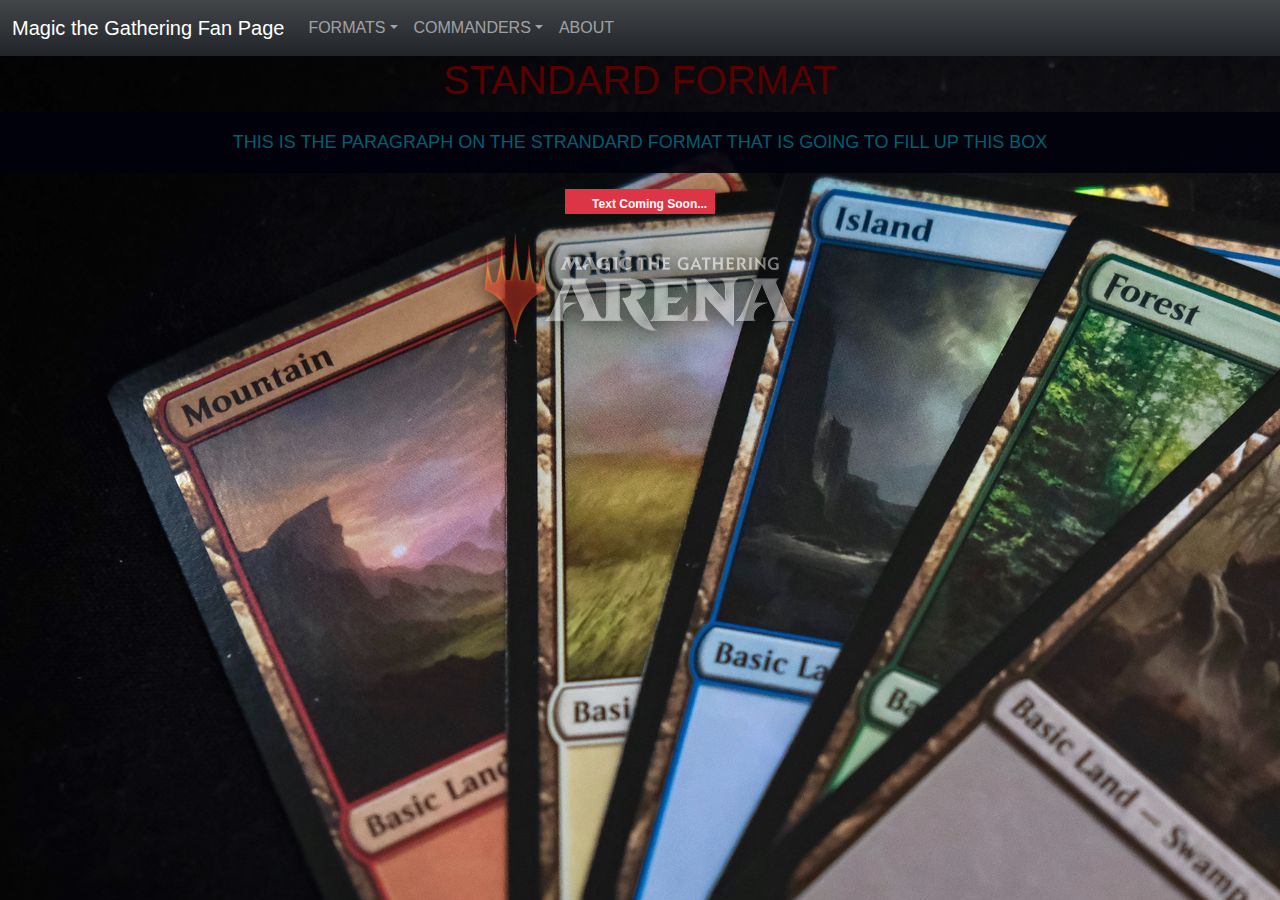
<file: standard.html>
<!DOCTYPE html>
<html lang="en">
<head>
  
<link rel="stylesheet" href = "css/bootstrap.css">
	<meta charset="utf-8">
	<meta name="viewport" content="width=device-width">
	<title>CS50B Week08</title>
	<!--CSS Link-->
	<link href="style.css" rel="stylesheet">
	<style>

	</style>
</head>

<body>

<!-- this is the bootstrap nav bar set to fluid-->
<nav class="navbar navbar-expand-lg navbar-dark bg-dark bg-gradient">
	<div class="container-fluid">
	  <a class="navbar-brand" href="index.html">Magic the Gathering Fan Page</a>
			<button class="navbar-toggler" type="button" data-bs-toggle="collapse" data-bs-target="#navbarSupportedContent" aria-controls="navbarSupportedContent" aria-expanded="false" aria-label="Toggle navigation">
        <span class="navbar-toggler-icon"></span>
      </button>
    <div class="collapse navbar-collapse" id="navbarSupportedContent">
      <ul class="navbar-nav me-auto mb-2 mb-lg-0">
        <li class="nav-item dropdown">
          <a class="nav-link dropdown-toggle" href="#" id="navbarDropdown" role="button" data-bs-toggle="dropdown" aria-expanded="false">FORMATS</a>
          <ul class="dropdown-menu" aria-labelledby="navbarDropdown">
            <li><a class="dropdown-item" href="formats.html">INFO</a></li>
            <li><a class="dropdown-item" href="edh.html">ELDER DRAGON HIGHLANDER</a></li>
            <li><a class="dropdown-item" href="standard.html">STANDARD</a></li>
          </ul>
        <li class="nav-item dropdown">
          <a class="nav-link dropdown-toggle" href="#" id="navbarDropdown2" role="button" data-bs-toggle="dropdown" aria-expanded="false">COMMANDERS</a>
          <ul class="dropdown-menu" aria-labelledby="navbarDropdown">
            <li><a class="dropdown-item" href="catlist.html">LIST</a></li>
            <li><a class="dropdown-item" href="atraxa.html">ATRAXA</a></li>
            <li><a class="dropdown-item" href="breya.html">BREYA</a></li>
            <li><a class="dropdown-item" href="korvold.html">KORVOLD</a></li>
            <li><a class="dropdown-item" href="teferi.html">TEFERI</a></li>
          </ul>
        <li class="nav-item">
          <a class="nav-link" href="about.html">ABOUT</a>
        </li>
        </ul>
    </div>
  </div>
</nav>

        <div class="col-12">
        <h1>STANDARD FORMAT</h1>
        </div>
        
        <div class="col-12 col-sm- col-md- col-lg">
        <p>THIS IS THE PARAGRAPH ON THE STRANDARD FORMAT THAT IS GOING TO FILL  UP THIS BOX</p>
        <span class="badge bg-danger">
  <span class="spinner-grow spinner-grow-sm" role="status" aria-hidden="true"></span>
  Text Coming Soon...
</span>
        </div>
        <div class="col-6 col-sm-4 col-md-3 col-lg-2">

        </div>
        <div class="col-6 col-sm-4 col-md-3 col-lg-2">

        </div>
        <div class="col-6 col-md-3 col-lg-4">
          
        </div>
        <div class="col-6 col-md-3 col-lg-4">
          
        </div>
    <div class="row"></div>
 <div class="container-fluid">
 <footer>
      <img src="/img/mtgarenalogo.png" alt="MTG">
  </footer>
</div>


<script src ="js/bootstrap.js">
</script>

</body>

</html>
</file>
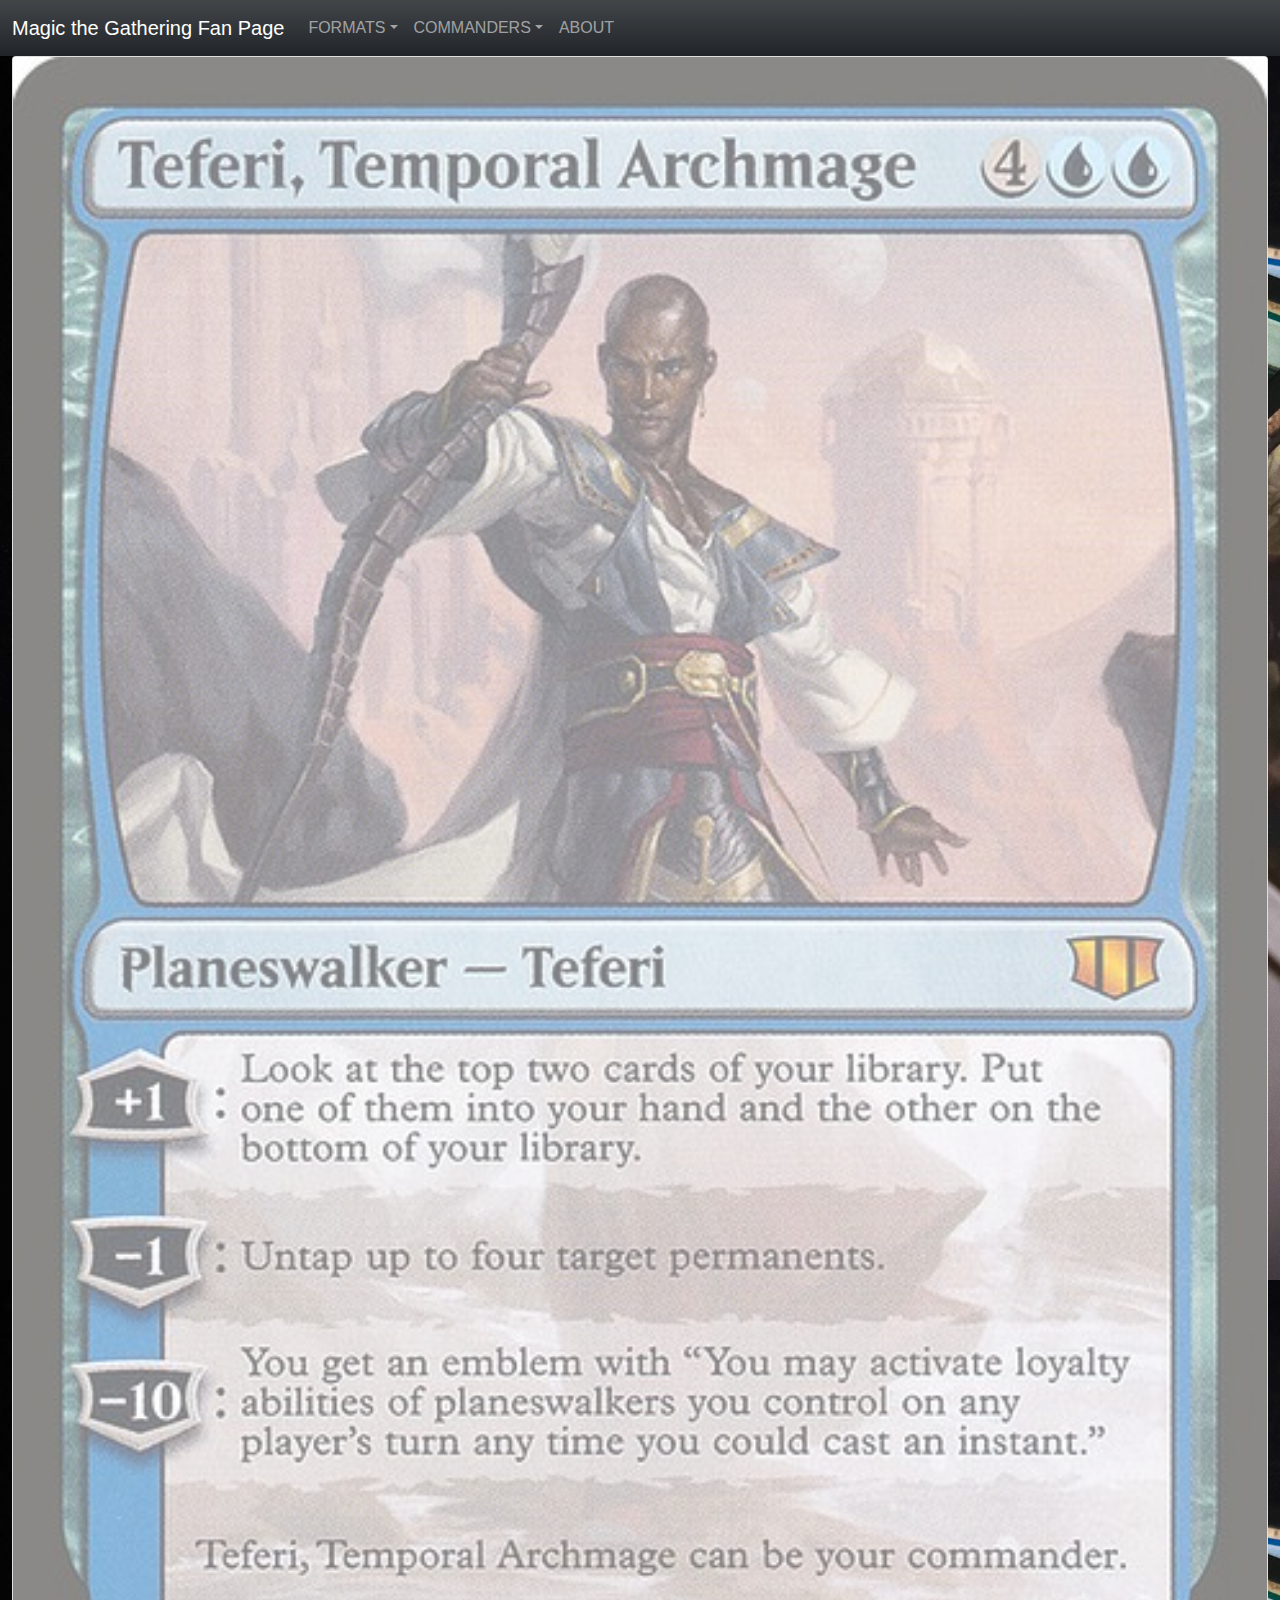
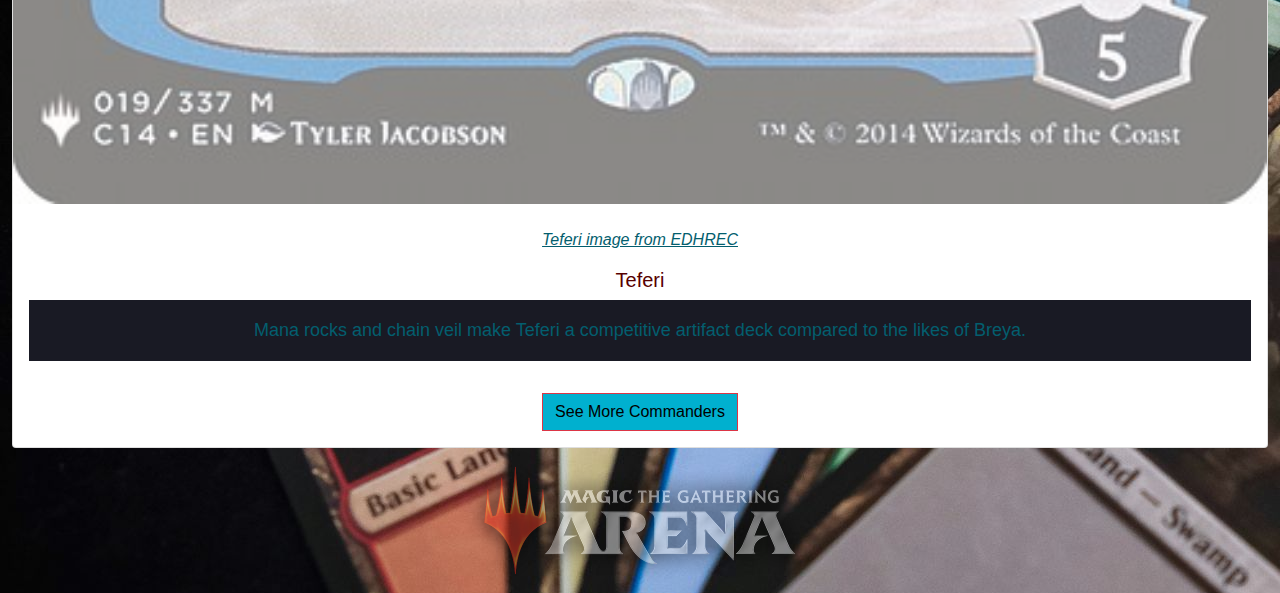
<file: teferi.html>
<!DOCTYPE html>
<html lang="en">

<head>
<link rel="stylesheet" href = "css/bootstrap.css">

	<meta charset="utf-8">

	<meta name="viewport" content="width=device-width">

	<title>CS50B Week05</title>

	<!--CSS Link-->
	<link href="style.css" rel="stylesheet">

	<style>
	</style>
</head>

<body>

<!-- this is the bootstrap nav bar set to fluid-->
<nav class="navbar navbar-expand-lg navbar-dark bg-dark bg-gradient">
	<div class="container-fluid">
	  <a class="navbar-brand" href="index.html">Magic the Gathering Fan Page</a>
			<button class="navbar-toggler" type="button" data-bs-toggle="collapse" data-bs-target="#navbarSupportedContent" aria-controls="navbarSupportedContent" aria-expanded="false" aria-label="Toggle navigation">
        <span class="navbar-toggler-icon"></span>
      </button>
    <div class="collapse navbar-collapse" id="navbarSupportedContent">
      <ul class="navbar-nav me-auto mb-2 mb-lg-0">
        <li class="nav-item dropdown">
          <a class="nav-link dropdown-toggle" href="#" id="navbarDropdown" role="button" data-bs-toggle="dropdown" aria-expanded="false">FORMATS</a>
          <ul class="dropdown-menu" aria-labelledby="navbarDropdown">
            <li><a class="dropdown-item" href="formats.html">INFO</a></li>
            <li><a class="dropdown-item" href="edh.html">ELDER DRAGON HIGHLANDER</a></li>
            <li><a class="dropdown-item" href="standard.html">STANDARD</a></li>
          </ul>
        <li class="nav-item dropdown">
          <a class="nav-link dropdown-toggle" href="#" id="navbarDropdown2" role="button" data-bs-toggle="dropdown" aria-expanded="false">COMMANDERS</a>
          <ul class="dropdown-menu" aria-labelledby="navbarDropdown">
            <li><a class="dropdown-item" href="catlist.html">LIST</a></li>
            <li><a class="dropdown-item" href="atraxa.html">ATRAXA</a></li>
            <li><a class="dropdown-item" href="breya.html">BREYA</a></li>
            <li><a class="dropdown-item" href="korvold.html">KORVOLD</a></li>
            <li><a class="dropdown-item" href="teferi.html">TEFERI</a></li>
          </ul>
        <li class="nav-item">
          <a class="nav-link" href="about.html">ABOUT</a>
        </li>
        </ul>
    </div>
  </div>
</nav>

<div class="container-fluid">
  <div class="row">
    <div class="col-12">
      <div class="card">
        <img class="img-fluid" src="/img/teferi.jpg" alt="Teferi"><cite><br><a href="https://edhrec.com/commanders/teferi-temporal-archmage">Teferi image from EDHREC</a></cite>
        <div class="card-body">
          <h5 class="card-title">Teferi</h5>
          <p class="card-text">Mana rocks and chain veil make Teferi a competitive artifact deck compared to the likes of Breya.</p>
        </div>
        <div class="card-body">
          <a href="/catlist.html" class="btn btn-outline-danger">See More Commanders</a>
        </div>
      </div>
    </div>
  </div>
</div>
 <div class="container-fluid">
 <footer>
      <img src="/img/mtgarenalogo.png" alt="MTG">
  </footer>
</div>

<script src ="js/bootstrap.js">
</script>

</body>

</html>
</file>
<file: style.css>
.navbar{
  color:darkgoldenrod;
  font-family:'Franklin Gothic Medium', 'Arial Narrow', Arial, sans-serif;
}
body{
  background-image: url("img/magic.jpg");
  font-family: 'Franklin Gothic Medium', 'Arial Narrow', Arial, sans-serif;
  }
div{
  text-align: center;
  color: rgb(87, 0, 0);
}  
p{
  text-align: center;
  padding: 20px;
  background: rgba(0, 1, 12, 0.9);
  color: rgb(3, 94, 110);
  font: 18px Arial, sans-serif;
}
h2{
  text-align: center;
  background: rgba(0, 1, 12, 0.9);
  color: rgb(87, 0, 0);
}
.h1{
font-size:30px;
}
.breya{
display: block;
}
img {
opacity: 0.5;
}
img:hover {
opacity: 1.0;
}
a {
  color: rgb(3, 94, 110);
}
h3 {
  text-shadow: 2px 2px 5px black;
}
ul {
  color: rgb(0, 176, 207);
}
.form-control {
  border-radius: 0;
}
.btn-outline-danger {
  background-color: rgb(0, 176, 207);
  color: black;
  border-radius: 0;
}
.bi-controller {
  color: rgb(0, 176, 207);
}
.bg-danger {
  border-radius: 0;
}
.progress {
  border-radius: 0;
}
.spinner-grow-sm {
  color: black
}
</file>
